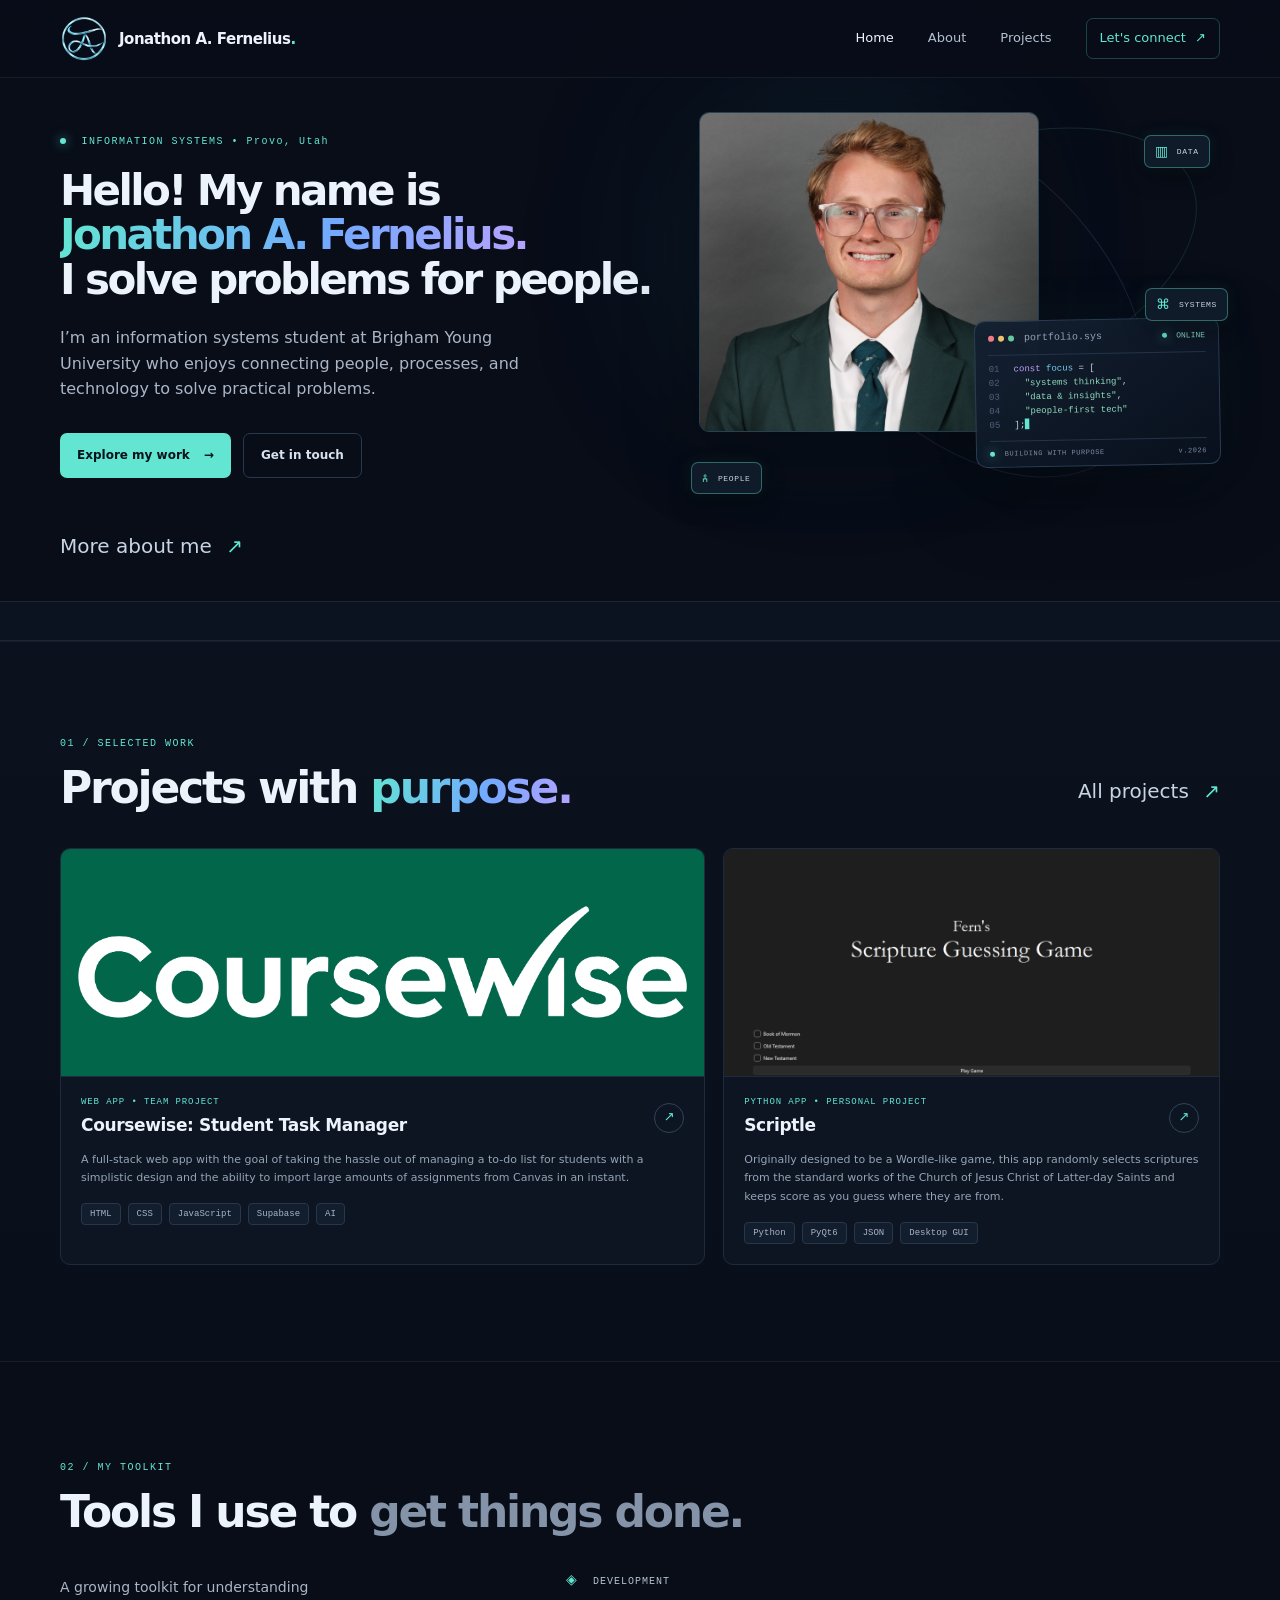
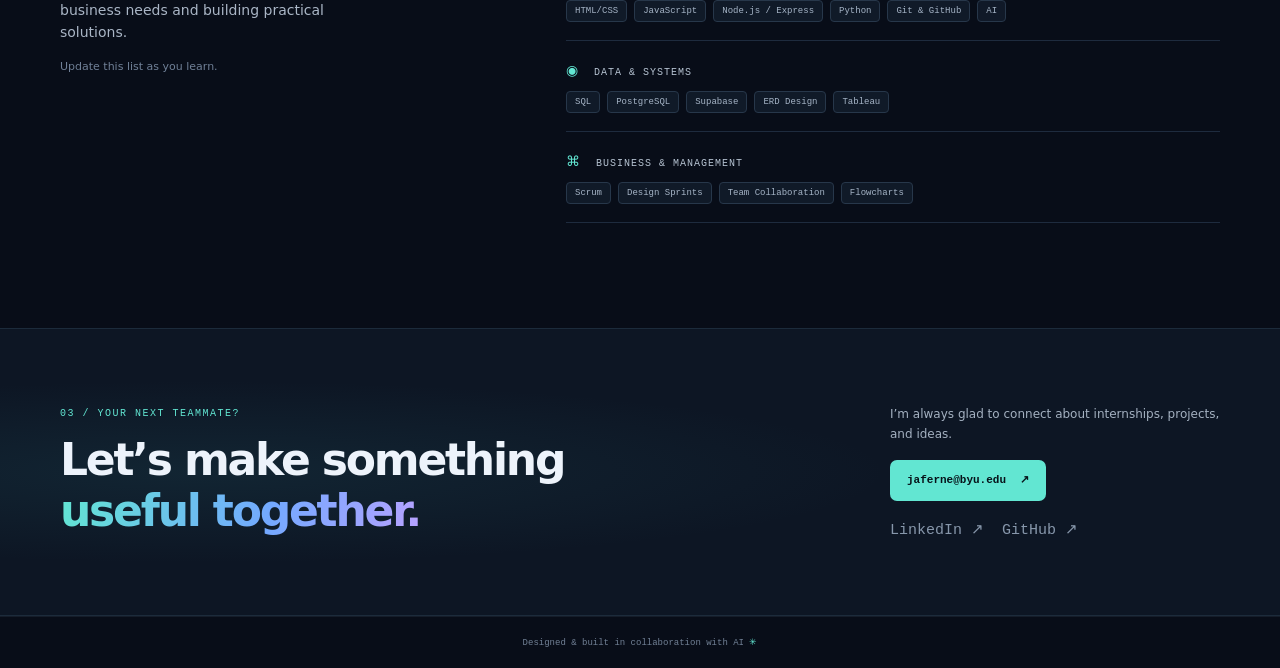
<file: index.html>
<!doctype html>
<html lang="en">
  <head>
    <meta charset="utf-8">
    <meta name="viewport" content="width=device-width, initial-scale=1">
    <meta name="description" content="Information systems portfolio — projects, skills, and experience.">
    <meta name="theme-color" content="#080d18">
    <title>Jonathon A. Fernelius | Information Systems</title>
    <link rel="stylesheet" href="styles/style.css">
    <script src="scripts/main.js" defer>
    </script>
    <link rel="icon" href="images/jaf-logo.png">
  </head>
  <body>
    <a class="skip-link" href="#main">Skip to content</a>
    <!-- Shared brand and navigation links for the site. -->
    <header class="site-header">
      <div class="container nav-wrap">
        <!-- Logo and name -->
        <a class="brand" href="index.html" aria-label="Jonathon A. Fernelius home">
          <span class="brand-mark">
            <img src="images/jaf-logo.png" alt="jaf">
          </span>
          <span class="brand-name">Jonathon A. Fernelius<span class="brand-dot">.</span></span>
        </a>
        <!-- Navigation bar -->
        <button class="menu-toggle" type="button" aria-expanded="false" aria-controls="primary-nav">
          <span></span>
          <span></span>
          <span class="sr-only">Toggle navigation</span>
        </button>
        <nav id="primary-nav" class="primary-nav" aria-label="Main navigation">
          <a class="active" href="index.html">Home</a>
          <a href="pages/about.html">About</a>
          <a href="pages/projects.html">Projects</a>
          <a class="nav-contact" href="#contact">Let's connect <span aria-hidden="true">↗</span></a>
        </nav>
      </div>
    </header>
    <main id="main">
      <!-- First impression: introduction, portrait, and primary links. -->
      <section class="hero hero-compact container">
        <div class="hero-copy">
          <p class="eyebrow">
            <span class="status-pulse"></span> INFORMATION SYSTEMS • Provo, Utah
          </p>
          <!-- Name and intro -->
          <h1>
            Hello! My name is <br><span class="gradient-text">Jonathon A. Fernelius.</span><br>I solve problems for people.
          </h1>
          <p class="hero-intro">
            I’m an information systems student at Brigham Young University who enjoys connecting people, processes, and technology to solve practical problems.
          </p>
          <div class="hero-actions">
            <a class="button button-primary" href="pages/projects.html">Explore my work <span aria-hidden="true">→</span></a><a class="button button-quiet" href="#contact">Get in touch</a>
          </div>
        </div>
        <div class="hero-visual hero-visual-feature" aria-label="Portrait with a code card showing my areas of focus">
          <!-- Picture in hero -->
          <figure class="intro-photo">
            <img src="images/professional-picture.jpg" alt="Portrait of Jonathon A. Fernelius">
          </figure>
          <div class="orbit orbit-one">
          </div>
          <div class="orbit orbit-two">
          </div>
          <!-- Code card in hero -->
          <div class="core-card">
            <div class="core-top">
              <span class="window-dots"><i></i><i></i><i></i></span><span class="mono-label">portfolio.sys</span><span class="online"><i></i> ONLINE</span>
            </div>
            <div class="code-lines" aria-hidden="true">
              <p>
                <span class="line-no">01</span><span class="code-key">const</span> <span class="code-var">focus</span> = [
              </p>
              <p>
                <span class="line-no">02</span>&nbsp;&nbsp;<span class="code-string">"systems thinking"</span>,
              </p>
              <p>
                <span class="line-no">03</span>&nbsp;&nbsp;<span class="code-string">"data &amp; insights"</span>,
              </p>
              <p>
                <span class="line-no">04</span>&nbsp;&nbsp;<span class="code-string">"people-first tech"</span>
              </p>
              <p>
                <span class="line-no">05</span>];<span class="cursor">▋</span>
              </p>
            </div>
            <div class="core-footer">
              <span><span class="signal"></span> BUILDING WITH PURPOSE</span><span>v.2026</span>
            </div>
          </div>
          <!-- Float tags in hero -->
          <span class="float-tag tag-data"><span>▥</span> DATA</span><span class="float-tag tag-people"><span>𐩮</span> PEOPLE</span><span class="float-tag tag-systems"><span>⌘</span> SYSTEMS</span>
        </div>
        <!-- Link to about me page -->
        <a class="text-link" href="pages/about.html">
        More about me <span>↗</span>
      </a>
      </section>
      <section class="ticker" style="height: 40px;">
      </section>
      <!-- A short preview of the featured projects. -->
      <section class="section projects-section" id="featured-work">
        <div class="container">
          <div class="section-heading">
            <div>
              <p class="eyebrow">
                01 / SELECTED WORK
              </p>
              <h2>
                Projects with <span class="gradient-text">purpose.</span>
              </h2>
            </div>
            <a class="text-link" href="pages/projects.html">All projects <span>↗</span></a>
          </div>
          <div class="project-grid">
            <!-- Project cards -->
            <article class="project-card project-primary">
              <div class="project-art art-dashboard tidy-art">
                <img src="images/Tidy-picture.png" alt="Coursewise app picture">
              </div>
              <div class="project-info">
                <div class="project-title-row">
                  <div>
                    <p class="project-type">
                      WEB APP • TEAM PROJECT
                    </p>
                    <h3>
                      Coursewise: Student Task Manager
                    </h3>
                  </div>
                  <a class="circle-link" href="pages/projects.html" aria-label="Read project details">↗</a>
                </div>
                <p>
                  A full-stack web app with the goal of taking the hassle out of managing a to-do list for students with a simplistic design and the ability to import large amounts of assignments from Canvas in an instant.
                </p>
                <div class="tag-list">
                  <span>HTML</span><span>CSS</span><span>JavaScript</span><span>Supabase</span><span>AI</span>
                </div>
              </div>
            </article>
            <article class="project-card">
              <div class="project-art art-dashboard scriptle-art">
                <img src="images/Scriptle-picture.png" alt="Scriptle app picture">
              </div>
              <div class="project-info">
                <div class="project-title-row">
                  <div>
                    <p class="project-type">
                      PYTHON APP • PERSONAL PROJECT
                    </p>
                    <h3>
                      Scriptle
                    </h3>
                  </div>
                  <a class="circle-link" href="pages/projects.html" aria-label="Read project details">↗</a>
                </div>
                <p>
                  Originally designed to be a Wordle-like game, this app randomly selects scriptures from the standard works of the Church of Jesus Christ of Latter-day Saints and keeps score as you guess where they are from.
                </p>
                <div class="tag-list">
                  <span>Python</span><span>PyQt6</span><span>JSON</span><span>Desktop GUI</span>
                </div>
              </div>
            </article>
          </div>
        </div>
      </section>
      <!-- Skills are grouped by the kind of work they support. -->
      <section class="section container skills-section">
        <div class="section-heading">
          <div>
            <p class="eyebrow">
              02 / MY TOOLKIT
            </p>
            <h2>
              Tools I use to <span class="muted-heading">get things done.</span>
            </h2>
          </div>
        </div>
        <div class="skills-layout">
          <p class="skills-note">
            A growing toolkit for understanding business needs and building practical solutions. <span>Update this list as you learn.</span>
          </p>
          <div class="skills-groups">
            <div class="skill-group">
              <h3>
                <span>◈</span> DEVELOPMENT
              </h3>
              <div class="tag-list">
                <span>HTML/CSS</span><span>JavaScript</span><span>Node.js / Express</span><span>Python</span><span>Git &amp; GitHub</span><span>AI</span>
              </div>
            </div>
            <div class="skill-group">
              <h3>
                <span>◉</span> DATA &amp; SYSTEMS
              </h3>
              <div class="tag-list">
                <span>SQL</span><span>PostgreSQL</span><span>Supabase</span><span>ERD Design</span><span>Tableau</span>
              </div>
            </div>
            <div class="skill-group">
              <h3>
                <span>⌘</span> BUSINESS &amp; MANAGEMENT
              </h3>
              <div class="tag-list">
                <span>Scrum</span><span>Design Sprints</span><span>Team Collaboration</span><span>Flowcharts</span>
              </div>
            </div>
          </div>
        </div>
      </section>
      <!-- Email and profile links provide a clear way to get in touch. -->
      <section class="contact-band" id="contact">
        <div class="container contact-inner">
          <div>
            <p class="eyebrow">
              03 / YOUR NEXT TEAMMATE?
            </p>
            <h2>
              Let’s make something<br><span class="gradient-text">useful together.</span>
            </h2>
          </div>
          <div class="contact-cta">
            <p>
              I’m always glad to connect about internships, projects, and ideas.
            </p>
            <!-- EDIT: Add your real email and profile URLs. -->
            <a class="button button-primary" href="mailto:jaferne@byu.edu">jaferne@byu.edu <span>↗</span></a>
            <div class="social-links">
              <a href="https://www.linkedin.com/in/jonathonfernelius/" target="_blank" rel="noreferrer">LinkedIn ↗</a><a href="https://github.com/jonathonfernelius" target="_blank" rel="noreferrer">GitHub ↗</a>
            </div>
          </div>
        </div>
      </section>
    </main>
    <!-- Footer -->
    <footer class="site-footer">
      <div class="container footer-inner">
        <p>
          Designed &amp; built in collaboration with AI <span>✳</span>
        </p>
      </div>
    </footer>
  </body>
</html>
</file>
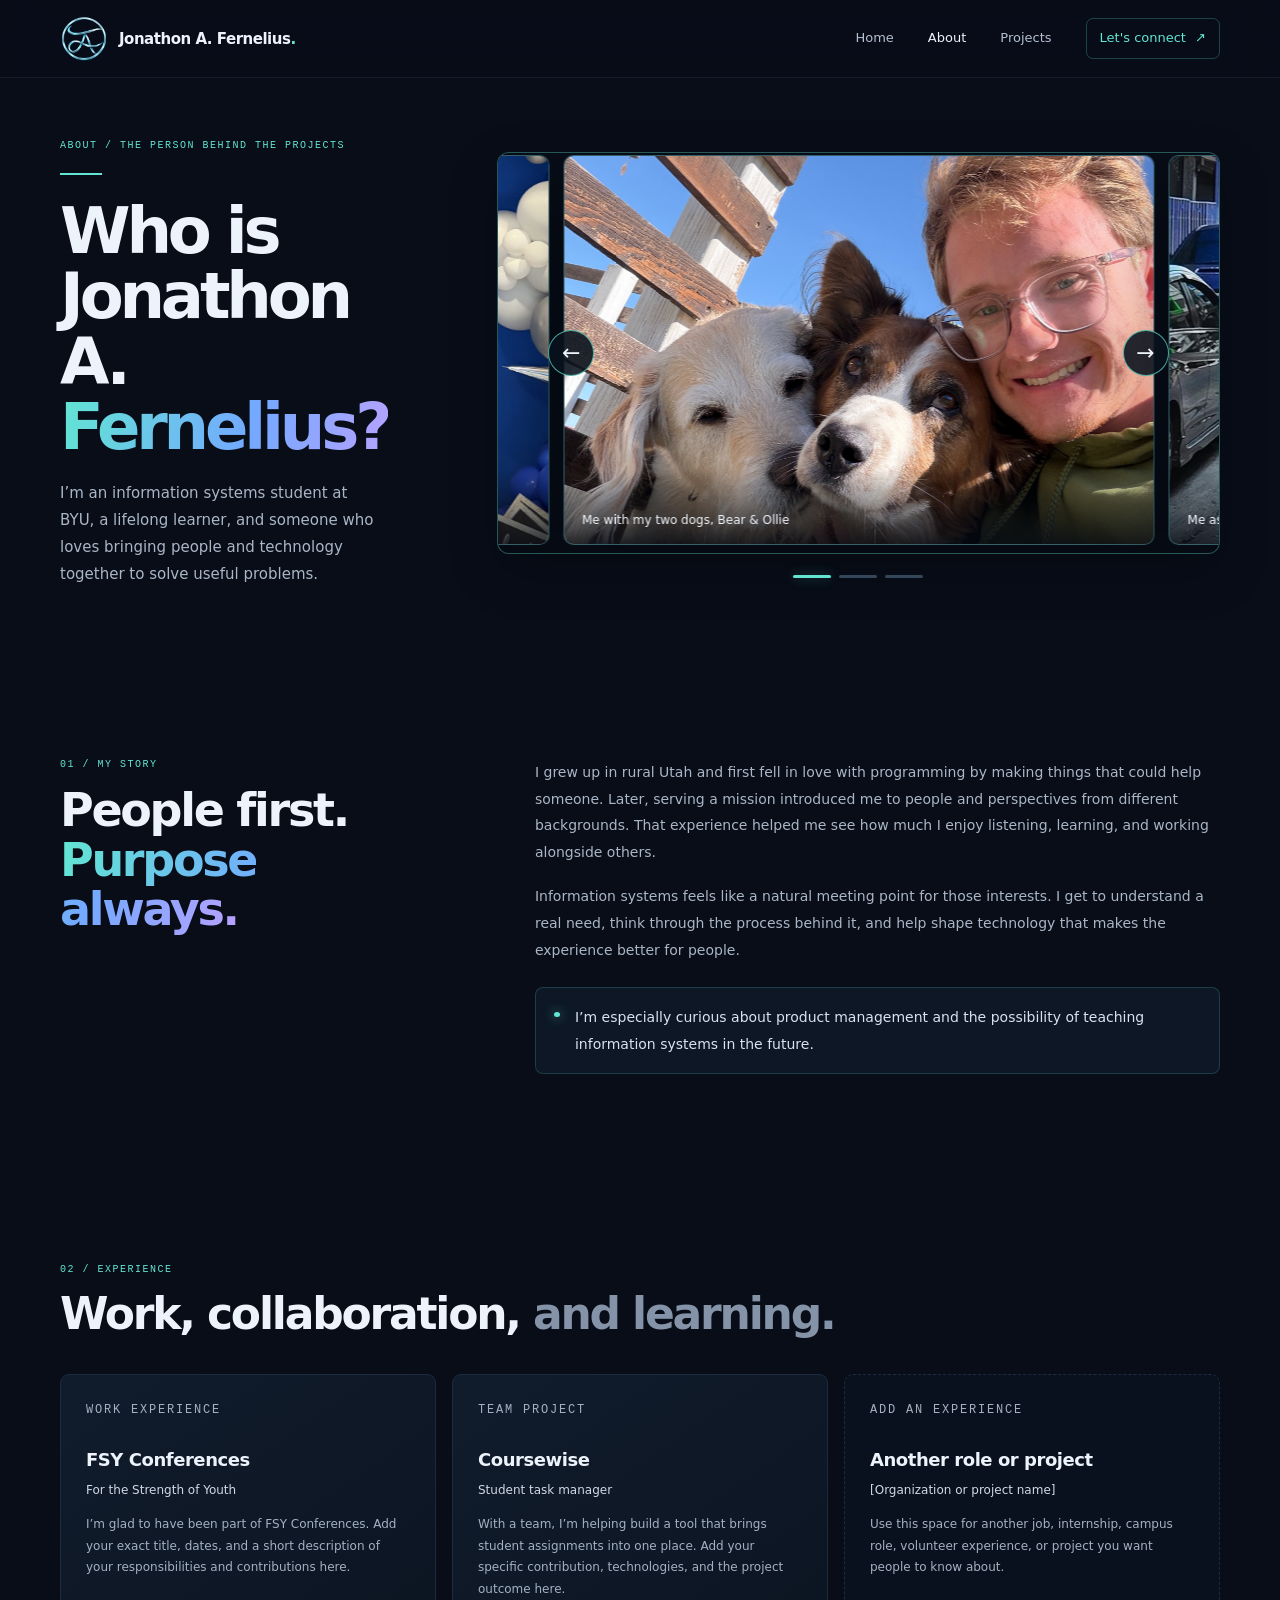
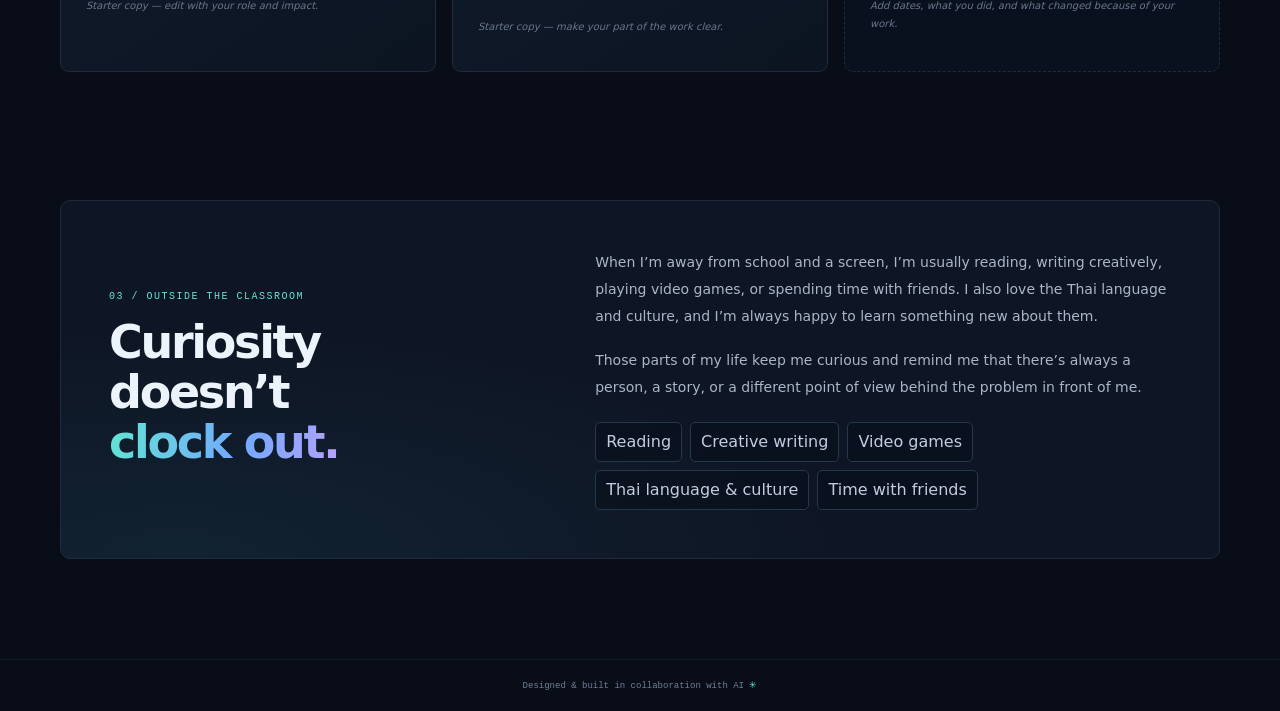
<file: pages/about.html>
<!doctype html>
<html lang="en">
  <head>
    <meta charset="utf-8">
    <meta name="viewport" content="width=device-width, initial-scale=1">
    <meta name="theme-color" content="#080d18">
    <meta name="description" content="Meet Jonathon A. Fernelius: an information systems student, lifelong learner, and people-first problem solver.">
    <title>About | Jonathon A. Fernelius</title>
    <link rel="stylesheet" href="../styles/style.css">
    <script src="../scripts/main.js" defer>
    </script>
    <link rel="icon" href="../images/jaf-logo.png">
  </head>
  <body>
    <a class="skip-link" href="#main">Skip to content</a>
    <!-- Shared site header with links to the main portfolio pages. -->
    <header class="site-header">
      <div class="container nav-wrap">
        <!-- Logo and name -->
        <a class="brand" href="../index.html" aria-label="Jonathon A. Fernelius home">
          <span class="brand-mark">
            <img src="../images/jaf-logo.png" alt="jaf">
          </span>
          <span class="brand-name">Jonathon A. Fernelius<span class="brand-dot">.</span></span>
        </a>
        <!-- Navigation bar -->
        <button class="menu-toggle" type="button" aria-expanded="false" aria-controls="primary-nav">
          <span></span>
          <span></span>
          <span class="sr-only">Toggle navigation</span>
        </button>
        <nav id="primary-nav" class="primary-nav" aria-label="Main navigation">
          <a href="../index.html">Home</a>
          <a class="active" href="about.html">About</a>
          <a href="projects.html">Projects</a>
          <a class="nav-contact" href="../index.html#contact">Let's connect <span aria-hidden="true">↗</span></a>
        </nav>
      </div>
    </header>
    <main id="main">
      <!-- Lead with a short personal introduction and a browsable photo carousel. -->
      <section class="about-page-hero">
        <div class="container about-hero-layout">
          <div class="about-hero-copy">
            <p class="eyebrow">ABOUT / THE PERSON BEHIND THE PROJECTS</p>
            <span class="about-accent-line" aria-hidden="true"></span>
            <h1>Who is<br>Jonathon A.<br><span class="gradient-text">Fernelius?</span></h1>
            <p class="about-lede">I’m an information systems student at BYU, a lifelong learner, and someone who loves bringing people and technology together to solve useful problems.</p>
          </div>

          <!-- Picture carousel -->
          <div class="about-photo-carousel" data-photo-carousel aria-label="Photo carousel">
            <div class="about-photo-track" data-photo-track tabindex="0" aria-label="Photos of Jonathon. Use the arrow keys to browse.">
              <div class="about-photo-rail" data-photo-rail>
                <figure class="about-photo-slide">
                  <img src="../images/jon-and-dogs.jpeg" alt="Jonathon & his dogs">
                  <figcaption>Me with my two dogs, Bear & Ollie</figcaption>
                </figure>
                <figure class="about-photo-slide photo-slot">
                  <img src="../images/mission-thailand.jpeg" alt="Jonathon as a missionary">
                  <figcaption>Me as a missionary in Thailand</figcaption>
                </figure>
                <figure class="about-photo-slide photo-slot">
                  <img src="../images/orientation-pose.jpeg" alt="Jonathon at orientation">
                  <figcaption>Me at the orientation for the Information Systems major</figcaption>
                </figure>
              </div>
              <button class="photo-arrow photo-arrow-prev" type="button" data-photo-prev aria-label="Show previous photo">←</button>
              <button class="photo-arrow photo-arrow-next" type="button" data-photo-next aria-label="Show next photo">→</button>
            </div>
            <div class="about-photo-meta">
              <div class="photo-pagination" data-photo-pagination role="group" aria-label="Choose a photo"></div>
            </div>
          </div>
        </div>
      </section>

      <!-- A short origin story explains the people-first motivation behind the work. -->
      <section class="section container about-story-section">
        <div class="about-section-heading">
          <p class="eyebrow">01 / MY STORY</p>
          <h2>People first.<br><span class="gradient-text">Purpose always.</span></h2>
        </div>
        <div class="about-story-copy">
          <p>I grew up in rural Utah and first fell in love with programming by making things that could help someone. Later, serving a mission introduced me to people and perspectives from different backgrounds. That experience helped me see how much I enjoy listening, learning, and working alongside others.</p>
          <p>Information systems feels like a natural meeting point for those interests. I get to understand a real need, think through the process behind it, and help shape technology that makes the experience better for people.</p>
          <p class="about-direction"><span class="signal"></span> I’m especially curious about product management and the possibility of teaching information systems in the future.</p>
        </div>
      </section>

      <!-- Experience cards keep the work section easy to scan and update. -->
      <section class="section about-experience-section">
        <div class="container">
          <div class="section-heading">
            <div>
              <p class="eyebrow">02 / EXPERIENCE</p>
              <h2>Work, collaboration, <span class="muted-heading">and learning.</span></h2>
            </div>
          </div>
          <div class="about-experience-grid">
            <article class="content-card about-experience-card">
              <p class="eyebrow">WORK EXPERIENCE</p>
              <h3>FSY Conferences</h3>
              <p class="experience-card-subtitle">For the Strength of Youth</p>
              <p>I’m glad to have been part of FSY Conferences. Add your exact title, dates, and a short description of your responsibilities and contributions here.</p>
              <p class="experience-card-note">Starter copy — edit with your role and impact.</p>
            </article>

            <article class="content-card about-experience-card">
              <p class="eyebrow">TEAM PROJECT</p>
              <h3>Coursewise</h3>
              <p class="experience-card-subtitle">Student task manager</p>
              <p>With a team, I’m helping build a tool that brings student assignments into one place. Add your specific contribution, technologies, and the project outcome here.</p>
              <p class="experience-card-note">Starter copy — make your part of the work clear.</p>
            </article>

            <article class="content-card about-experience-card experience-placeholder-card">
              <p class="eyebrow">ADD AN EXPERIENCE</p>
              <h3>Another role or project</h3>
              <p class="experience-card-subtitle">[Organization or project name]</p>
              <p>Use this space for another job, internship, campus role, volunteer experience, or project you want people to know about.</p>
              <p class="experience-card-note">Add dates, what you did, and what changed because of your work.</p>
            </article>
          </div>
        </div>
      </section>

      <!-- Personal interests show the person behind the academic and technical work. -->
      <section class="section container about-personal-section">
        <div class="about-personal-card">
          <div class="about-personal-heading">
            <p class="eyebrow">03 / OUTSIDE THE CLASSROOM</p>
            <h2>Curiosity doesn’t<br><span class="gradient-text">clock out.</span></h2>
          </div>
          <div class="about-personal-copy">
            <p>When I’m away from school and a screen, I’m usually reading, writing creatively, playing video games, or spending time with friends. I also love the Thai language and culture, and I’m always happy to learn something new about them.</p>
            <p>Those parts of my life keep me curious and remind me that there’s always a person, a story, or a different point of view behind the problem in front of me.</p>
            <div class="about-interest-list" aria-label="Personal interests">
              <span>Reading</span><span>Creative writing</span><span>Video games</span><span>Thai language &amp; culture</span><span>Time with friends</span>
            </div>
          </div>
        </div>
      </section>
    </main>

    <!-- Footer -->
    <footer class="site-footer">
      <div class="container footer-inner">
        <p>
          Designed &amp; built in collaboration with AI <span>✳</span>
        </p>
      </div>
    </footer>
  </body>
</html>
</file>
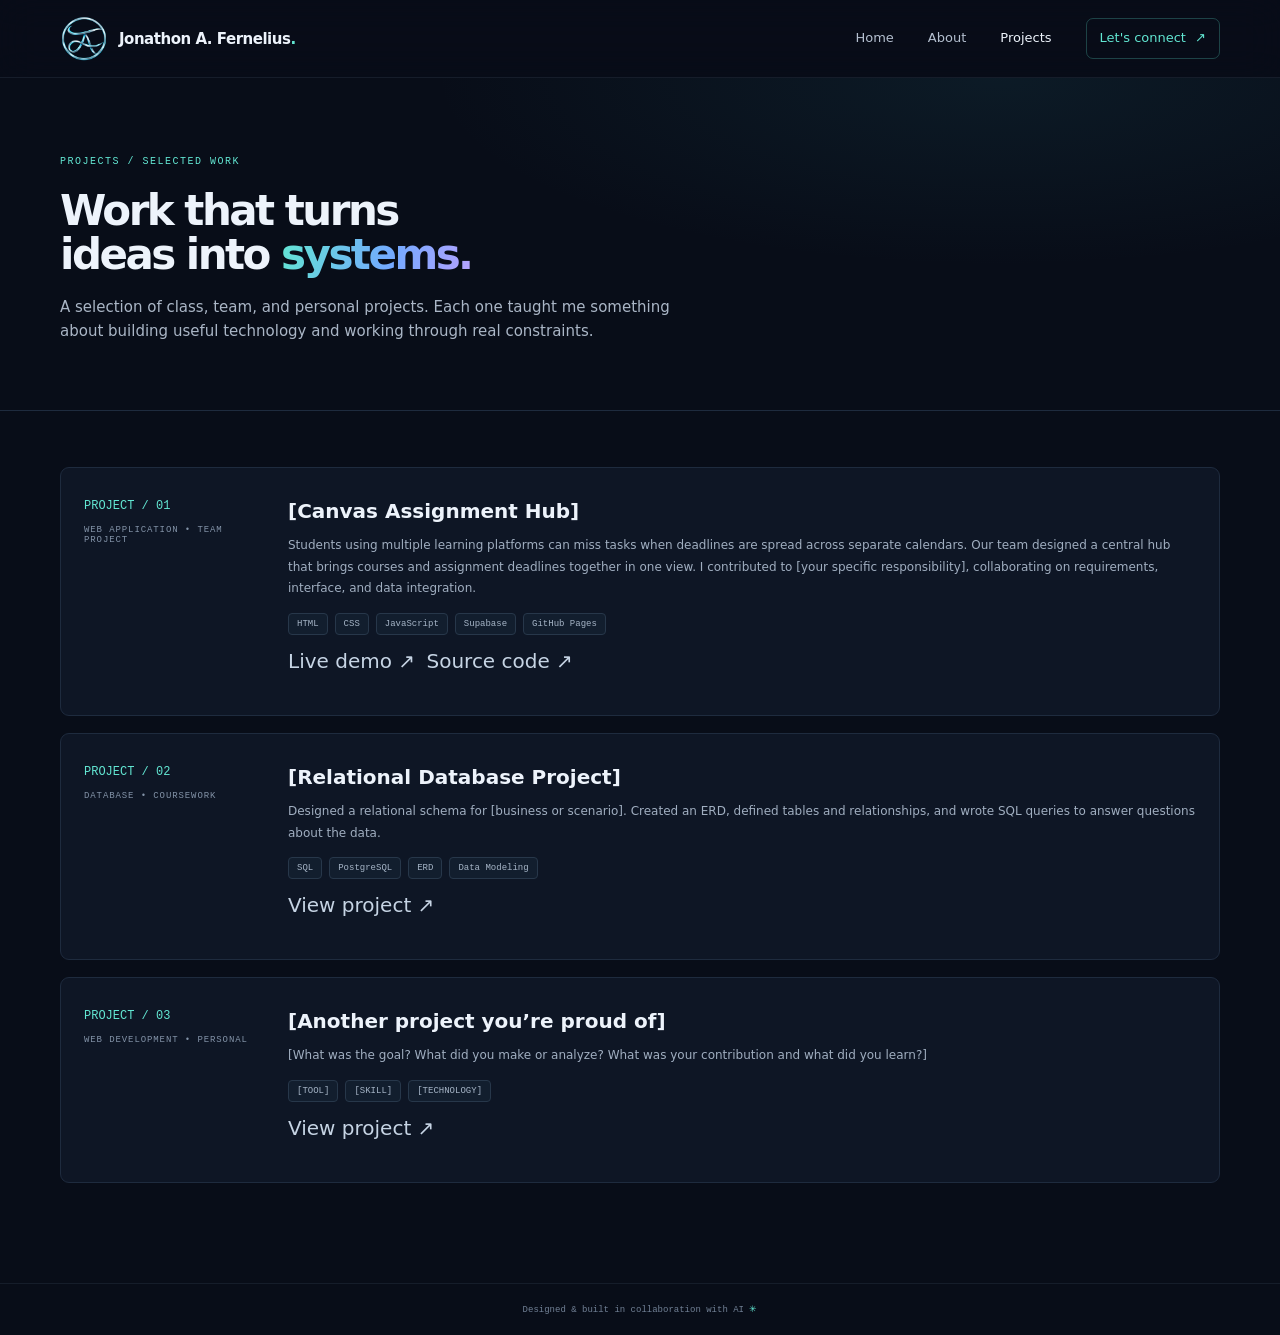
<file: pages/projects.html>
<!doctype html>
<html lang="en">
  <head>
    <meta charset="utf-8">
    <meta name="viewport" content="width=device-width, initial-scale=1">
    <meta name="theme-color" content="#080d18">
    <meta name="description" content="Selected information systems projects by Your Name. — EDIT">
    <title>Projects | Your Name</title>
    <link rel="stylesheet" href="../styles/style.css">
    <script src="../scripts/main.js" defer>
    </script>
    <link rel="icon" href="../images/jaf-logo.png">
  </head>
  <body>
    <a class="skip-link" href="#main">Skip to content</a>
    <!-- Shared site header with links to the main portfolio pages. -->
    <header class="site-header">
      <div class="container nav-wrap">
        <!-- Logo and name -->
        <a class="brand" href="../index.html" aria-label="Jonathon A. Fernelius home">
          <span class="brand-mark">
            <img src="../images/jaf-logo.png" alt="jaf">
          </span>
          <span class="brand-name">Jonathon A. Fernelius<span class="brand-dot">.</span></span>
        </a>
        <!-- Navigation bar -->
        <button class="menu-toggle" type="button" aria-expanded="false" aria-controls="primary-nav">
          <span></span>
          <span></span>
          <span class="sr-only">Toggle navigation</span>
        </button>
        <nav id="primary-nav" class="primary-nav" aria-label="Main navigation">
          <a href="../index.html">Home</a>
          <a href="about.html">About</a>
          <a class="active" href="projects.html">Projects</a>
          <a class="nav-contact" href="../index.html#contact">Let's connect <span aria-hidden="true">↗</span></a>
        </nav>
      </div>
    </header>
    <main id="main">
      <!-- Page title and summary introduce the selected work. -->
      <section class="page-hero">
        <div class="container">
          <p class="eyebrow">
            PROJECTS / SELECTED WORK
          </p>
          <h1>
            Work that turns<br>ideas into <span class="gradient-text">systems.</span>
          </h1>
          <p>
            <!-- EDIT: Explain the kinds of projects you want recruiters to notice. -->
            A selection of class, team, and personal projects. Each one taught me something about building useful technology and working through real constraints.
          </p>
        </div>
      </section>
      <!-- Each project card summarizes its problem, contribution, and tools. -->
      <section class="page-content container">
        <div class="project-list">
          <!-- EDIT: Duplicate this project-detail block to add projects. Include the problem, your contribution, outcome, technologies, and working demo/repository links. -->
          <article class="project-detail">
            <div>
              <span class="project-number">PROJECT / 01</span>
              <p class="label">
                WEB APPLICATION • TEAM PROJECT
              </p>
            </div>
            <div>
              <h2>
                [Canvas Assignment Hub]
              </h2>
              <p>
                <!-- EDIT: Describe the user problem, your role, and the result. -->
                Students using multiple learning platforms can miss tasks when deadlines are spread across separate calendars. Our team designed a central hub that brings courses and assignment deadlines together in one view. I contributed to [your specific responsibility], collaborating on requirements, interface, and data integration.
              </p>
              <div class="tag-list">
                <span>HTML</span><span>CSS</span><span>JavaScript</span><span>Supabase</span><span>GitHub Pages</span>
              </div>
              <p>
                <a class="text-link" href="[ADD LIVE DEMO URL]">Live demo ↗</a> &nbsp; <a class="text-link" href="[ADD REPOSITORY URL]">Source code ↗</a>
              </p>
            </div>
          </article>
          <article class="project-detail">
            <div>
              <span class="project-number">PROJECT / 02</span>
              <p class="label">
                DATABASE • COURSEWORK
              </p>
            </div>
            <div>
              <h2>
                [Relational Database Project]
              </h2>
              <p>
                <!-- EDIT: State what data the database organizes and an interesting query or design decision. -->
                Designed a relational schema for [business or scenario]. Created an ERD, defined tables and relationships, and wrote SQL queries to answer questions about the data.
              </p>
              <div class="tag-list">
                <span>SQL</span><span>PostgreSQL</span><span>ERD</span><span>Data Modeling</span>
              </div>
              <p>
                <a class="text-link" href="[ADD PROJECT LINK]">View project ↗</a>
              </p>
            </div>
          </article>
          <article class="project-detail">
            <div>
              <span class="project-number">PROJECT / 03</span>
              <p class="label">
                WEB DEVELOPMENT • PERSONAL
              </p>
            </div>
            <div>
              <h2>
                [Another project you’re proud of]
              </h2>
              <p>
                <!-- EDIT: Add a personal project, process improvement, case study, or class assignment. -->
                [What was the goal? What did you make or analyze? What was your contribution and what did you learn?]
              </p>
              <div class="tag-list">
                <span>[TOOL]</span><span>[SKILL]</span><span>[TECHNOLOGY]</span>
              </div>
              <p>
                <a class="text-link" href="[ADD PROJECT LINK]">View project ↗</a>
              </p>
            </div>
          </article>
        </div>
      </section>
    </main>
    <!-- Footer -->
    <footer class="site-footer">
      <div class="container footer-inner">
        <p>
          Designed &amp; built in collaboration with AI <span>✳</span>
        </p>
      </div>
    </footer>
  </body>
</html>
</file>
<file: styles/style.css>
/*
YOUR PORTFOLIO STYLES
EDIT: Change the design tokens below to quickly customize the colors and spacing.
*/
:root {
  color-scheme: dark;
  --bg: #080d18;
  --surface: #0e1625;
  --surface-2: #111c2d;
  --line: #1e2b3e;
  --text: #edf3fb;
  --muted: #a2aec0;
  --dim: #68778c;
  --cyan: #62e6d2;
  --blue: #73a9ff;
  --purple: #b7a2ff;
  --mono: "SFMono-Regular", Consolas, "Liberation Mono", monospace;
  --sans: Inter, ui-sans-serif, system-ui, -apple-system, BlinkMacSystemFont, "Segoe UI", sans-serif;
  --max: 1160px;
}

/* Establish consistent sizing and a small set of accessible global defaults. */
* {
  box-sizing: border-box;
}

html {
  scroll-behavior: smooth;
  scroll-padding-top: 90px;
}

body {
  margin: 0;
  background: var(--bg);
  color: var(--text);
  font-family: var(--sans);
  line-height: 1.6;
  -webkit-font-smoothing: antialiased;
}

a {
  color: inherit;
  text-decoration: none;
}

button {
  font: inherit;
}

/* Shared page width, keyboard helpers, and screen-reader-only content. */
.container {
  width: min(var(--max), calc(100% - 48px));
  margin-inline: auto;
}

.skip-link {
  position: absolute;
  top: -60px;
  left: 16px;
  padding: 10px 14px;
  background: var(--cyan);
  color: #061018;
  z-index: 100;
}

.skip-link:focus {
  top: 12px;
}

.sr-only {
  position: absolute;
  width: 1px;
  height: 1px;
  padding: 0;
  margin: -1px;
  overflow: hidden;
  clip: rect(0, 0, 0, 0);
  white-space: nowrap;
  border: 0;
}

/* Sticky brand and navigation shared by all three pages. */
.site-header {
  height: 78px;
  border-bottom: 1px solid rgba(156, 178, 203, .1);
  position: sticky;
  top: 0;
  z-index: 20;
  background: rgba(8, 13, 24, .88);
  backdrop-filter: blur(18px);
}

.nav-wrap,
.primary-nav,
.brand {
  display: flex;
  align-items: center;
}

.nav-wrap {
  height: 100%;
  justify-content: space-between;
}

.brand {
  gap: 11px;
  font-weight: 700;
  letter-spacing: -.03em;
}

.brand-mark img {
  display: block;
  width: 48px;
  height: 48px;
  object-fit: contain;
  flex: 0 0 34px;
  overflow: hidden;
  display: grid;
  place-items: center;
}

.brand-name {
  font-size: 15px;
}

.brand-dot {
  color: var(--cyan);
}

.primary-nav {
  gap: 34px;
  color: #b5c0d0;
  font-size: 13px;
}

.primary-nav a {
  transition: color .2s;
}

.primary-nav a:hover,
.primary-nav a.active {
  color: var(--text);
}

.primary-nav .nav-contact {
  color: var(--cyan);
  padding: 9px 13px;
  border: 1px solid rgba(98, 230, 210, .25);
  border-radius: 7px;
}

.nav-contact span {
  padding-left: 5px;
}

.menu-toggle {
  display: none;
  background: none;
  border: 0;
  color: var(--text);
}

/* Home page introduction, actions, and portrait/code-card composition. */
.hero {
  min-height: 0px;
  padding-top: 82px;
  padding-bottom: 74px;
  display: grid;
  grid-template-columns: 1.08fr .92fr;
  align-items: center;
  gap: 28px;
}

.eyebrow {
  font: 500 10px var(--mono);
  letter-spacing: .15em;
  color: var(--cyan);
  margin: 0 0 22px;
}

.status-pulse,
.online i,
.signal {
  display: inline-block;
  width: 6px;
  height: 6px;
  border-radius: 50%;
  background: var(--cyan);
  box-shadow: 0 0 11px rgba(98, 230, 210, .75);
  vertical-align: middle;
}

.status-pulse {
  margin-right: 8px;
}

.hero h1 {
  font-size: clamp(42px, 5.5vw, 40px);
  line-height: 1.06;
  letter-spacing: -.062em;
  margin: 0 0 23px;
  font-weight: 650;
}

.gradient-text {
  background: linear-gradient(105deg, var(--cyan), var(--blue) 58%, var(--purple));
  background-clip: text;
  -webkit-background-clip: text;
  color: transparent;
}

.muted-heading {
  color: #8493a8;
}

.hero-intro {
  max-width: 515px;
  font-size: 16px;
  color: #aab6c7;
  margin: 0;
}

.hero-actions {
  display: flex;
  gap: 12px;
  margin-top: 31px;
}

.button {
  display: inline-flex;
  align-items: center;
  gap: 14px;
  padding: 12px 17px;
  border-radius: 7px;
  font-size: 12px;
  font-weight: 650;
  transition: transform .2s, background .2s;
}

.button:hover {
  transform: translateY(-2px);
}

.button-primary {
  background: var(--cyan);
  color: #07131a;
}

.button-primary:hover {
  background: #8bf2e3;
}

.button-quiet {
  color: #d7e1ef;
  border: 1px solid #28384e;
}

.hero-meta {
  display: flex;
  align-items: center;
  gap: 12px;
  color: #8290a3;
  font: 10px var(--mono);
  margin-top: 36px;
}

.hero-meta b {
  color: #c8d2e0;
  font-weight: 500;
}

.meta-icon {
  font-style: normal;
  color: var(--cyan);
  font-size: 17px;
  margin-right: 5px;
}

.meta-separator {
  color: #3c4b60;
}

.hero-visual {
  height: 420px;
  position: relative;
  display: grid;
  place-items: center;
  isolation: isolate;
}

.visual-grid {
  position: absolute;
  inset: 10% 2%;
  z-index: -2;
  background-image: linear-gradient(rgba(82, 131, 160, .1) 1px, transparent 1px), linear-gradient(90deg, rgba(82, 131, 160, .1) 1px, transparent 1px);
  background-size: 32px 32px;
  mask-image: radial-gradient(ellipse, black 20%, transparent 75%);
}

.hero-visual:before {
  content: "";
  position: absolute;
  width: 270px;
  height: 270px;
  background: rgba(33, 108, 143, .22);
  filter: blur(90px);
  border-radius: 50%;
  z-index: -1;
}

.orbit {
  position: absolute;
  border: 1px solid rgba(97, 192, 201, .15);
  border-radius: 50%;
  transform: rotate(-22deg);
}

.orbit-one {
  width: 390px;
  height: 200px;
}

.orbit-two {
  width: 335px;
  height: 280px;
  transform: rotate(45deg);
  border-color: rgba(151, 130, 229, .16);
}

.core-card {
  width: min(390px, 88%);
  min-height: 244px;
  padding: 0 21px;
  border: 1px solid #293c52;
  border-radius: 11px;
  background: linear-gradient(145deg, rgba(19, 32, 49, .97), rgba(9, 16, 29, .96));
  box-shadow: 0 28px 80px rgba(0, 0, 0, .38), 0 0 60px rgba(72, 177, 185, .06);
  transform: rotate(-2deg);
}

.core-top {
  height: 48px;
  display: flex;
  align-items: center;
  border-bottom: 1px solid #243349;
  gap: 10px;
}

.window-dots {
  display: flex;
  gap: 4px;
}

.window-dots i,
.mini-head i {
  width: 6px;
  height: 6px;
  background: #36485c;
  border-radius: 50%;
}

.window-dots i:first-child {
  background: #ed7b80;
}

.window-dots i:nth-child(2) {
  background: #ebc16e;
}

.window-dots i:nth-child(3) {
  background: #65c99e;
}

.mono-label {
  font: 10px var(--mono);
  color: #94a3b7;
}

.online {
  font: 8px var(--mono);
  color: #8ddcc9;
  margin-left: auto;
}

.online i {
  width: 5px;
  height: 5px;
  margin-right: 4px;
}

.code-lines {
  padding: 20px 0 14px;
  color: #c4d2e3;
  font: 12px/1.85 var(--mono);
}

.code-lines p {
  margin: 0;
}

.line-no {
  display: inline-block;
  width: 29px;
  color: #52627a;
}

.code-key {
  color: #bf9cff;
}

.code-var {
  color: #78c9ee;
}

.code-string {
  color: #91dbbd;
}

.cursor {
  color: var(--cyan);
  animation: blink 1s steps(2, start) infinite;
}

@keyframes blink {
  to {
    visibility: hidden;
  }
}

.core-footer {
  height: 37px;
  border-top: 1px solid #243349;
  display: flex;
  align-items: center;
  justify-content: space-between;
  color: #7e8da2;
  font: 8px var(--mono);
  letter-spacing: .08em;
}

.signal {
  width: 5px;
  height: 5px;
  margin-right: 5px;
}

.float-tag {
  position: absolute;
  display: flex;
  gap: 8px;
  align-items: center;
  padding: 9px 12px;
  border: 1px solid #2b3b50;
  background: #101b2a;
  border-radius: 7px;
  box-shadow: 0 9px 26px #050a12;
  color: #c8d5e4;
  font: 9px var(--mono);
  letter-spacing: .08em;
}

.float-tag span {
  font-size: 14px;
  color: var(--cyan);
}

.tag-data {
  top: 68px;
  right: 13px;
}

.tag-people {
  bottom: 67px;
  left: 8px;
}

.tag-systems {
  bottom: 37px;
  right: 30px;
}

/* Scrolling topic strip and reusable section headings and text links. */
.ticker {
  border-block: 1px solid rgba(140, 168, 194, .13);
  overflow: hidden;
  background: #0b1220;
}

.ticker-track {
  display: flex;
  align-items: center;
  justify-content: space-around;
  gap: 32px;
  min-width: 850px;
  padding: 16px 24px;
  color: #8795a8;
  font: 9px var(--mono);
  letter-spacing: .15em;
}

.ticker-track i {
  color: var(--cyan);
  font-style: normal;
  font-size: 13px;
}

.section {
  padding-top: 100px;
  padding-bottom: 100px;
}

.section-heading {
  display: flex;
  justify-content: space-between;
  align-items: end;
  gap: 20px;
  margin-bottom: 34px;
}

.section-heading .eyebrow {
  margin-bottom: 14px;
}

.section-heading h2,
.contact-inner h2 {
  margin: 0;
  font-size: clamp(30px, 4vw, 44px);
  line-height: 1.15;
  letter-spacing: -.05em;
}

.text-link {
  font-size: 20px;
  color: #c6d4e4;
  padding-bottom: 7px;
}

.text-link span {
  color: var(--cyan);
  margin-left: 8px;
}

.snapshot-grid {
  display: grid;
  grid-template-columns: 1.25fr 1fr 1fr 1fr;
  gap: 12px;
}

.snapshot-card {
  position: relative;
  min-height: 190px;
  padding: 23px;
  border: 1px solid var(--line);
  border-radius: 9px;
  background: linear-gradient(145deg, #0e1726, #0a111d);
}

.snapshot-card h3 {
  font-size: 15px;
  letter-spacing: -.02em;
  margin: 36px 0 8px;
}

.snapshot-card p {
  font-size: 12px;
  color: #92a0b3;
  margin: 0;
  line-height: 1.75;
}

.intro-card {
  background: linear-gradient(145deg, rgba(21, 42, 57, .92), rgba(12, 20, 33, .96));
  border-color: #274052;
}

.intro-card h3 {
  margin-top: 20px;
}

.card-icon {
  color: var(--cyan);
  font-size: 20px;
}

.card-index {
  font: 10px var(--mono);
  color: var(--cyan);
}

.projects-section {
  background: linear-gradient(180deg, #0b111d, #090f1a);
  border-block: 1px solid rgba(130, 158, 185, .09);
  padding: 96px 0;
}

.project-grid {
  display: grid;
  grid-template-columns: 1.13fr .87fr;
  gap: 18px;
}

/* Project cards and their decorative dashboard previews. */
.project-card {
  border: 1px solid var(--line);
  border-radius: 10px;
  overflow: hidden;
  background: #0d1523;
}

.project-art {
  height: 228px;
  position: relative;
  display: grid;
  place-items: center;
  overflow: hidden;
  border-bottom: 1px solid var(--line);
}

.art-dashboard {
  background: radial-gradient(ellipse at 50% 40%, rgba(44, 145, 157, .23), transparent 55%), linear-gradient(135deg, #101d2c, #0b1421);
}

.art-dashboard:before,
.art-database:before {
  content: "";
  position: absolute;
  inset: 0;
  background-image: linear-gradient(rgba(110, 156, 174, .06) 1px, transparent 1px), linear-gradient(90deg, rgba(110, 156, 174, .06) 1px, transparent 1px);
  background-size: 26px 26px;
  mask-image: linear-gradient(transparent, #000);
}

.mini-window {
  position: relative;
  width: 67%;
  height: 158px;
  border: 1px solid #365268;
  border-radius: 7px;
  background: #101b29;
  box-shadow: 0 20px 60px #03070d;
  transform: perspective(500px) rotateY(-8deg) rotateX(3deg);
}

.mini-head {
  height: 22px;
  display: flex;
  align-items: center;
  gap: 4px;
  padding: 0 9px;
  border-bottom: 1px solid #26394c;
}

.mini-head i {
  width: 5px;
  height: 5px;
}

.mini-head span {
  font: 6px var(--mono);
  color: #8898ad;
  margin: auto;
}

.mini-content {
  display: flex;
  height: 136px;
}

.mini-sidebar {
  width: 25px;
  border-right: 1px solid #28394b;
  background: linear-gradient(#1b2b3b 5px, transparent 5px) 7px 12px/10px 14px repeat-y;
}

.mini-main {
  padding: 12px 13px;
  flex: 1;
}

.mini-title {
  height: 7px;
  width: 80px;
  background: #c0d1e1;
  border-radius: 3px;
  opacity: .65;
}

.mini-stat-row {
  display: flex;
  gap: 7px;
  margin: 9px 0;
}

.mini-stat-row i {
  height: 23px;
  flex: 1;
  border: 1px solid #2b4357;
  border-radius: 3px;
  background: linear-gradient(135deg, rgba(98, 230, 210, .16), transparent);
}

.mini-chart {
  height: 34px;
  display: flex;
  align-items: end;
  gap: 5px;
  border-bottom: 1px solid #33465a;
}

.mini-chart b {
  flex: 1;
  background: linear-gradient(var(--cyan), #287b8b);
  opacity: .7;
  border-radius: 2px 2px 0 0;
}

.mini-chart b:nth-child(1) {
  height: 35%;
}

.mini-chart b:nth-child(2) {
  height: 60%;
}

.mini-chart b:nth-child(3) {
  height: 45%;
}

.mini-chart b:nth-child(4) {
  height: 82%;
}

.mini-chart b:nth-child(5) {
  height: 59%;
}

.mini-chart b:nth-child(6) {
  height: 91%;
}

.mini-chart b:nth-child(7) {
  height: 68%;
}

.mini-list {
  display: grid;
  gap: 4px;
  margin-top: 8px;
}

.mini-list i {
  height: 3px;
  width: 90%;
  background: #304256;
  border-radius: 3px;
}

.mini-list i:nth-child(2) {
  width: 70%;
}

.mini-list i:nth-child(3) {
  width: 82%;
}

.art-database {
  background: radial-gradient(ellipse at 55% 45%, rgba(118, 95, 186, .24), transparent 57%), linear-gradient(135deg, #15182a, #0d1420);
}

.db-stack {
  position: relative;
  display: flex;
  align-items: center;
  gap: 31px;
}

.db-cylinder {
  width: 85px;
  height: 104px;
  border: 1px solid #957fe0;
  border-radius: 50%/12%;
  background: linear-gradient(90deg, rgba(158, 130, 255, .2), rgba(63, 91, 141, .12));
  display: flex;
  flex-direction: column;
  justify-content: space-around;
  align-items: center;
  position: relative;
  box-shadow: 0 0 37px rgba(153, 126, 255, .11);
}

.db-cylinder:before,
.db-cylinder:after {
  content: "";
  position: absolute;
  left: -1px;
  right: -1px;
  height: 21px;
  border: 1px solid #957fe0;
  border-radius: 50%;
  background: #17172a;
}

.db-cylinder:before {
  top: -1px;
}

.db-cylinder:after {
  bottom: -1px;
  background: transparent;
}

.db-cylinder span {
  font: 7px var(--mono);
  color: #c6b8ff;
  z-index: 1;
  margin-top: 7px;
}

.db-cylinder i {
  height: 1px;
  width: 100%;
  background: rgba(174, 153, 255, .45);
  z-index: 1;
}

.db-connector {
  width: 39px;
  border-top: 1px dashed #8d81c8;
}

.db-node {
  width: 54px;
  height: 54px;
  border: 1px solid #72ccbd;
  border-radius: 12px;
  display: grid;
  place-items: center;
  color: var(--cyan);
  font-size: 17px;
  background: rgba(64, 151, 147, .12);
}

.db-node small {
  font: 6px var(--mono);
  letter-spacing: .1em;
}

.art-label {
  position: absolute;
  bottom: 12px;
  left: 15px;
  color: #74869b;
  font: 8px var(--mono);
  letter-spacing: .13em;
}

.project-info {
  padding: 20px;
}

.project-title-row {
  display: flex;
  justify-content: space-between;
  gap: 10px;
  align-items: center;
}

.project-type {
  font: 9px var(--mono);
  letter-spacing: .1em;
  color: var(--cyan);
  margin: 0 0 5px;
}

.project-info h3 {
  font-size: 17px;
  margin: 0;
  letter-spacing: -.02em;
}

.project-info>p {
  font-size: 11px;
  color: #94a3b5;
  line-height: 1.7;
  margin: 12px 0 15px;
  max-width: 570px;
}

.circle-link {
  display: grid;
  place-items: center;
  flex: 0 0 30px;
  width: 30px;
  height: 30px;
  border: 1px solid #314258;
  border-radius: 50%;
  color: var(--cyan);
  font-size: 13px;
}

.tag-list {
  display: flex;
  flex-wrap: wrap;
  gap: 7px;
}

.tag-list span {
  padding: 5px 8px;
  border: 1px solid #27374a;
  border-radius: 4px;
  color: #a6b5c7;
  font: 9px var(--mono);
  background: rgba(23, 37, 54, .55);
}

.skills-section {
  padding-top: 100px;
  padding-bottom: 105px;
}

.skills-layout {
  display: grid;
  grid-template-columns: .8fr 1.2fr;
  gap: 70px;
}

.skills-note {
  color: #aab6c6;
  max-width: 300px;
  font-size: 14px;
  margin: 5px 0;
}

.skills-note span {
  display: block;
  color: #708097;
  font-size: 11px;
  margin-top: 14px;
}

.skills-groups {
  display: grid;
  gap: 21px;
}

.skill-group {
  padding-bottom: 18px;
  border-bottom: 1px solid var(--line);
}

.skill-group h3 {
  font: 10px var(--mono);
  letter-spacing: .1em;
  color: #b5c2d1;
  margin: 0 0 12px;
}

.skill-group h3 span {
  color: var(--cyan);
  margin-right: 8px;
  font-size: 14px;
}

/* Contact call-to-action and the shared site footer. */
.contact-band {
  padding: 76px 0;
  background: radial-gradient(ellipse at 16% 50%, rgba(43, 115, 128, .16), transparent 45%), #0d1624;
  border-block: 1px solid #1c2b3b;
}

.contact-inner {
  display: flex;
  justify-content: space-between;
  gap: 38px;
  align-items: center;
}

.contact-inner .eyebrow {
  margin-bottom: 16px;
}

.contact-cta {
  width: 330px;
}

.contact-cta>p {
  font-size: 12px;
  color: #a4b1c1;
  margin: 0 0 16px;
}

.contact-cta .button {
  font-family: var(--mono);
  font-size: 11px;
}

.social-links {
  display: flex;
  gap: 18px;
  margin-top: 19px;
  color: #8797ab;
  font: 15px var(--mono);
}

.social-links a:hover {
  color: var(--cyan);
}

.site-footer {
  padding: 20px 0;
  border-top: 1px solid rgba(140, 168, 194, .1);
}

.footer-inner {
  display: flex;
  justify-content: center;
  align-items: center;
}

.footer-inner .brand-mark {
  width: 27px;
  height: 27px;
  font-size: 9px;
}

.footer-inner .brand-name {
  font-size: 12px;
}

.footer-inner p {
  margin: 0;
  color: #718095;
  font: 9px var(--mono);
}

.footer-inner p span {
  color: var(--cyan);
}

/* Interior pages */
.page-hero {
  padding: 78px 0 52px;
  border-bottom: 1px solid var(--line);
  background: radial-gradient(ellipse at 78% 0%, rgba(40, 119, 135, .13), transparent 40%);
}

.page-hero h1 {
  font-size: clamp(42px, 5.5vw, 40px);
  letter-spacing: -.06em;
  line-height: 1.05;
  margin: 0 0 18px;
}

.page-hero p:not(.eyebrow) {
  max-width: 640px;
  color: #aab6c6;
  font-size: 15px;
}

/* Shared content cards and detailed project listings. */
.page-content {
  padding: 56px 0 100px;
}

.content-card {
  padding: 27px;
  border: 1px solid var(--line);
  border-radius: 9px;
  background: var(--surface);
}

.content-card h2 {
  font-size: 21px;
  letter-spacing: -.03em;
  margin: 0 0 14px;
}

.content-card p,
.content-card li {
  font-size: 13px;
  color: #a4b1c2;
  line-height: 1.8;
}

.content-card ul {
  padding-left: 19px;
}

.content-card li::marker {
  color: var(--cyan);
}

.project-list {
  display: grid;
  gap: 17px;
}

.project-detail {
  display: grid;
  grid-template-columns: 180px 1fr;
  gap: 24px;
  padding: 23px;
  border: 1px solid var(--line);
  border-radius: 9px;
  background: var(--surface);
}

.project-number {
  font: 12px var(--mono);
  color: var(--cyan);
}

.project-detail h2 {
  font-size: 20px;
  margin: 4px 0 8px;
}

.project-detail p {
  font-size: 12px;
  color: #a0aec0;
  line-height: 1.8;
  margin: 8px 0 13px;
}

.project-detail .label {
  font: 9px var(--mono);
  letter-spacing: .1em;
  color: #8393a8;
}

@media (max-width:900px) {
  /* Reflow larger layouts for tablet-sized screens. */
  .hero {
    grid-template-columns: 1fr 0.82fr;
    gap: 0;
  }

  .hero h1 {
    font-size: clamp(43px, 6vw, 60px);
  }

  .snapshot-grid {
    grid-template-columns: repeat(2, 1fr);
  }

  .project-grid {
    grid-template-columns: 1fr 1fr;
  }

  .skills-layout {
    gap: 35px;
  }

  .hero-visual {
    transform: scale(.88);
    margin-left: -20px;
    margin-right: -25px;
  }
}

@media (max-width:680px) {
  /* Stack navigation and page content on narrow screens. */
  .container {
    width: min(var(--max), calc(100% - 36px));
  }

  .site-header {
    height: 68px;
  }

  .menu-toggle {
    display: grid;
    gap: 5px;
    padding: 10px;
  }

  .menu-toggle span:not(.sr-only) {
    width: 21px;
    height: 1px;
    background: #d8e4f0;
    display: block;
  }

  .primary-nav {
    display: none;
    position: absolute;
    top: 67px;
    left: 0;
    right: 0;
    padding: 18px 22px 22px;
    background: #0b1220;
    border-bottom: 1px solid var(--line);
    align-items: stretch;
    gap: 0;
    flex-direction: column;
  }

  .primary-nav.open {
    display: flex;
  }

  .primary-nav a {
    padding: 12px 4px;
  }

  .primary-nav .nav-contact {
    margin-top: 8px;
    text-align: center;
  }

  .hero {
    min-height: 0;
    padding-top: 64px;
    padding-bottom: 47px;
    grid-template-columns: 1fr;
  }

  .hero h1 {
    font-size: clamp(43px, 11vw, 62px);
  }

  .hero-intro {
    font-size: 14px;
  }

  .hero-meta {
    font-size: 9px;
    flex-wrap: wrap;
    row-gap: 5px;
  }

  .hero-visual {
    height: 330px;
    transform: none;
    margin: 18px 0 0;
  }

  .orbit-one {
    width: 320px;
    height: 170px;
  }

  .orbit-two {
    width: 295px;
    height: 230px;
  }

  .tag-data {
    right: 2px;
    top: 38px;
  }

  .tag-people {
    left: 0;
    bottom: 42px;
  }

  .tag-systems {
    right: 10px;
    bottom: 17px;
  }

  .ticker-track {
    justify-content: flex-start;
    animation: marquee 24s linear infinite;
  }

  .ticker-track:hover {
    animation-play-state: paused;
  }

  @keyframes marquee {
    to {
      transform: translateX(-35%);
    }
  }

  .section {
    padding-top: 72px;
    padding-bottom: 72px;
  }

  .section-heading {
    align-items: start;
    flex-direction: column;
    margin-bottom: 25px;
  }

  .section-heading h2,
  .contact-inner h2 {
    font-size: 34px;
  }

  .text-link {
    padding-bottom: 0;
  }

  .snapshot-grid {
    gap: 9px;
  }

  .snapshot-card {
    padding: 17px;
    min-height: 175px;
  }

  .snapshot-card h3 {
    font-size: 14px;
    margin-top: 28px;
  }

  .snapshot-card p {
    font-size: 11px;
  }

  .intro-card {
    grid-column: span 2;
  }

  .intro-card h3 {
    margin-top: 15px;
  }

  .projects-section {
    padding: 72px 0;
  }

  .project-grid {
    grid-template-columns: 1fr;
    gap: 13px;
  }

  .project-art {
    height: 205px;
  }

  .skills-layout {
    grid-template-columns: 1fr;
    gap: 25px;
  }

  .skills-note {
    max-width: none;
    font-size: 13px;
  }

  .contact-band {
    padding: 58px 0;
  }

  .contact-inner {
    align-items: start;
    flex-direction: column;
  }

  .contact-cta {
    width: 100%;
  }

  .social-links {
    gap: 15px;
    flex-wrap: wrap;
  }

  .footer-inner {
    gap: 10px;
    flex-wrap: wrap;
  }

  .footer-inner p:first-of-type {
    display: none;
  }

  .page-hero {
    padding: 59px 0 38px;
  }

  .page-content {
    padding: 35px 0 72px;
  }

  .project-detail {
    grid-template-columns: 1fr;
    gap: 10px;
    padding: 18px;
  }

  .project-number {
    font-size: 10px;
  }
}

@media (prefers-reduced-motion:reduce) {
  /* Respect operating-system requests to reduce animation. */
  *,
  *::before,
  *::after {
    scroll-behavior: auto!important;
    animation-duration: .01ms!important;
    animation-iteration-count: 1!important;
    transition-duration: .01ms!important;
  }
}

/* Portrait slot: replace the placeholder in index.html with an img using
class="portrait-image". The image will sit behind the code panel. */
.hero-visual .portrait-placeholder {
  position: absolute;
  z-index: 1;
  top: -3%;
  left: 31%;
  width: 235px;
  height: 330px;
  overflow: hidden;
  border: 1px solid rgba(111, 211, 211, .45);
  border-radius: 120px 120px 20px 20px;
  background: radial-gradient(ellipse at 50% 28%, rgba(124, 190, 194, .62), transparent 39%), linear-gradient(155deg, rgba(49, 88, 108, .78), rgba(22, 34, 55, .88) 65%, rgba(33, 51, 74, .8));
  box-shadow: 0 0 70px rgba(67, 190, 190, .15);
  transform: rotate(4deg);
}

.portrait-head {
  position: absolute;
  top: 41px;
  left: 50%;
  width: 78px;
  height: 98px;
  transform: translateX(-50%);
  border: 1px solid rgba(198, 228, 227, .22);
  border-radius: 46% 46% 43% 43%;
  background: linear-gradient(135deg, rgba(195, 220, 222, .72), rgba(88, 126, 148, .82));
  box-shadow: 0 0 35px rgba(165, 215, 217, .18);
}

.portrait-shoulders {
  position: absolute;
  left: 50%;
  bottom: -45px;
  width: 220px;
  height: 180px;
  transform: translateX(-50%);
  border: 1px solid rgba(176, 212, 216, .2);
  border-radius: 48% 48% 12% 12%;
  background: linear-gradient(140deg, rgba(119, 159, 174, .8), rgba(43, 70, 93, .95) 65%);
}

.portrait-label {
  position: absolute;
  z-index: 1;
  top: 13px;
  left: 13px;
  padding: 5px 7px;
  border: 1px solid rgba(98, 230, 210, .38);
  border-radius: 4px;
  background: rgba(8, 13, 24, .55);
  color: #a8efe4;
  font: 8px var(--mono);
  letter-spacing: .1em;
}

.hero-visual .portrait-image {
  position: absolute;
  z-index: 1;
  top: -3%;
  left: 31%;
  width: 235px;
  height: 330px;
  object-fit: cover;
  object-position: center 22%;
  border: 1px solid rgba(111, 211, 211, .45);
  border-radius: 120px 120px 20px 20px;
  box-shadow: 0 0 70px rgba(67, 190, 190, .15);
  transform: rotate(4deg);
}

.hero-visual .orbit {
  z-index: 0;
}

.hero-visual .core-card {
  position: relative;
  z-index: 2;
}

.hero-visual .float-tag {
  z-index: 3;
}

@media (max-width:900px) {
  .hero-visual .portrait-placeholder,
  .hero-visual .portrait-image {
    left: 28%;
    width: 215px;
    height: 300px;
  }
}

@media (max-width:680px) {
  .hero-visual .portrait-placeholder,
  .hero-visual .portrait-image {
    top: -8%;
    left: 24%;
    width: 205px;
    height: 285px;
  }
}

/* Quick intro: summary box beside a larger portrait */
.intro-profile {
  display: grid;
  grid-template-columns: 1.35fr 0.8fr;
  gap: 18px;
  align-items: stretch;
}

.intro-summary {
  min-height: 340px;
  padding: 32px;
  display: flex;
  flex-direction: column;
  justify-content: center;
}

.intro-summary h3 {
  margin: 20px 0 10px;
  font-size: 22px;
}

.intro-summary p {
  max-width: 55ch;
  font-size: 14px;
}

.intro-photo {
  position: relative;
  width: 75%;
  height: 400px;
  /* EDIT this value to shrink or enlarge the photo */
  min-height: 0;
  margin: 0;
  overflow: hidden;
  border: 1px solid #274052;
  border-radius: 10px;
  background: #101b29;
}

.intro-photo img {
  display: block;
  width: 100%;
  height: 100%;
  min-height: 0;
  object-fit: cover;
  object-position: center 30%;
}

@media (max-width: 680px) {
  .intro-photo {
    height: 320px;
    /* Separate size for mobile */
  }
}

@media (max-width: 680px) {
  .intro-profile {
    grid-template-columns: 1fr;
  }

  .intro-summary {
    min-height: 260px;
    padding: 24px;
  }

  .intro-photo,
  .intro-photo img {
    min-height: 180px;
  }
}

/* Hero portrait and code card: the portrait stays dominant on every screen. */
.hero-visual {
  height: 455px;
  display: block;
  transform: none;
  margin: 0;
}

.hero {
  padding-top: 48px;
  padding-bottom: 48px;
}

.hero-visual .intro-photo {
  position: absolute;
  z-index: 1;
  top: 0;
  left: 0;
  width: min(76%, 370px);
  height: 360px;
  margin: 0;
  border: 1px solid #274052;
  border-radius: 10px;
  overflow: hidden;
  background: #101b29;
  box-shadow: 0 24px 70px rgba(0, 0, 0, .35);
}

.hero-visual .intro-photo img {
  display: block;
  width: 100%;
  height: 100%;
  min-height: 0;
  object-fit: cover;
  object-position: center 23%;
}

.hero-visual .core-card {
  position: absolute;
  z-index: 3;
  right: 0;
  bottom: 40px;
  width: min(290px, 68%);
  min-height: 0;
  padding: 0 16px;
  transform: rotate(-1deg);
}

.hero-visual .core-top {
  height: 36px;
}

.hero-visual .code-lines {
  padding: 10px 0 8px;
  font-size: 9px;
  line-height: 1.6;
}

.hero-visual .line-no {
  width: 25px;
}

.hero-visual .core-footer {
  height: 28px;
  font-size: 6px;
}

.hero-visual .orbit-one {
  width: 95%;
  height: 64%;
  top: 10%;
  left: 3%;
}

.hero-visual .orbit-two {
  width: 84%;
  height: 70%;
  top: 12%;
  left: 9%;
}

.hero-visual .float-tag {
  z-index: 4;
  display: flex;
  padding: 7px 9px;
  font-size: 8px;
  background: rgba(16, 27, 42, .96);
}

.hero-visual .tag-data {
  top: 22px;
  right: 0;
}

.hero-visual .tag-people {
  bottom: 2%;
  left: 2%;
}

.hero-visual .tag-systems {
  top: 44%;
  right: 0;
  bottom: auto;
}

@media (max-width: 900px) {
  .hero {
    padding-top: 42px;
    padding-bottom: 42px;
  }

  .hero-visual {
    height: 405px;
    margin: 0;
  }

  .hero-visual .intro-photo {
    width: min(76%, 320px);
    height: 320px;
  }

  .hero-visual .core-card {
    bottom: 34px;
    width: min(270px, 74%);
  }
}

@media (max-width: 680px) {
  .hero-visual {
    height: 420px;
    margin: 8px 0 0;
  }

  .hero-visual .intro-photo {
    left: 50%;
    width: min(74%, 290px);
    height: 300px;
    transform: translateX(-50%);
  }

  .hero-visual .core-card {
    right: 0;
    bottom: 45px;
    width: min(250px, 78%);
  }

  .hero-visual .tag-data {
    top: 8px;
    right: 0;
  }

  .hero-visual .tag-systems {
    top: 37%;
    right: 0;
  }

  .hero-visual .tag-people {
    bottom: 2%;
    left: 0;
  }

  .hero-visual .orbit-one,
  .hero-visual .orbit-two {
    width: 100%;
    height: 65%;
    left: 0;
    top: 8%;
  }
}

@media (max-width: 380px) {
  .hero-visual {
    height: 395px;
  }

  .hero-visual .intro-photo {
    width: min(74%, 260px);
    height: 275px;
  }

  .hero-visual .core-card {
    bottom: 40px;
  }
}

/* FINAL HERO LAYOUT: uniquely named selectors make this layout easy to find
   and maintain. This tighter override keeps the portrait first and makes
   the code card and all three surrounding skill tags clearly visible. */
.hero.hero-compact {
  min-height: 0;
  padding-top: 34px;
  padding-bottom: 32px;
}

.hero-visual-feature {
  height: 390px;
  overflow: visible;
  transform: none;
  margin: 0;
}

.hero-visual-feature .intro-photo {
  top: 0;
  left: 0;
  width: min(70%, 340px);
  height: 320px;
  transform: none;
}

.hero-visual-feature .core-card {
  display: block;
  position: absolute;
  z-index: 5;
  right: 0;
  bottom: 36px;
  width: min(245px, 62%);
  min-height: 0;
  padding: 0 13px;
  transform: rotate(-1deg);
}

.hero-visual-feature .core-top {
  height: 34px;
}

.hero-visual-feature .code-lines {
  padding: 8px 0 7px;
  font-size: 9px;
  line-height: 1.55;
}

.hero-visual-feature .core-footer {
  height: 26px;
  font-size: 7px;
}

.hero-visual-feature .float-tag {
  display: flex !important;
  visibility: visible;
  opacity: 1;
  z-index: 7;
  padding: 7px 10px;
  border-color: rgba(98, 230, 210, .38);
  background: #101b2a;
  box-shadow: 0 8px 22px rgba(0, 0, 0, .42), 0 0 16px rgba(98, 230, 210, .08);
  font-size: 8px;
}

.hero-visual-feature .tag-data {
  top: 6%;
  right: 2%;
}

.hero-visual-feature .tag-people {
  bottom: 2%;
  left: -8px;
}

.hero-visual-feature .tag-systems {
  top: 45%;
  right: -8px;
  bottom: auto;
}

@media (max-width: 900px) {
  .hero.hero-compact {
    padding-top: 30px;
    padding-bottom: 28px;
  }

  .hero-visual-feature {
    height: 355px;
  }

  .hero-visual-feature .intro-photo {
    width: min(70%, 300px);
    height: 290px;
  }

  .hero-visual-feature .core-card {
    width: min(230px, 64%);
    bottom: 30px;
  }

  .hero-visual-feature .tag-systems {
    right: 0;
  }
}

@media (max-width: 680px) {
  .hero.hero-compact {
    padding-top: 34px;
    padding-bottom: 25px;
  }

  .hero-visual-feature {
    height: 390px;
    margin-top: 8px;
  }

  .hero-visual-feature .intro-photo {
    left: 50%;
    width: min(74%, 280px);
    height: 285px;
    transform: translateX(-50%);
  }

  .hero-visual-feature .core-card {
    right: 0;
    bottom: 38px;
    width: min(230px, 70%);
  }

  .hero-visual-feature .tag-data {
    top: 3%;
    right: 0;
  }

  .hero-visual-feature .tag-people {
    bottom: 1%;
    left: 0;
  }

  .hero-visual-feature .tag-systems {
    top: 42%;
    right: 0;
  }
}

@media (max-width: 380px) {
  .hero-visual-feature {
    height: 365px;
  }

  .hero-visual-feature .intro-photo {
    width: min(74%, 260px);
    height: 265px;
  }

  .hero-visual-feature .core-card {
    bottom: 34px;
  }
}

.project-art.art-dashboard {
  height: 228px;
  position: relative;
  overflow: hidden;
}

.art-dashboard > img {
  position: absolute;
  inset: 0;
  width: 100%;
  height: 100%;
  object-fit: contain;
  object-position: center;
  z-index: 1;
}

.art-dashboard .art-label {
  z-index: 2;
}

.tidy-art {
  background: #01664a;
}

.tidy-art::before {
  display: none;
}

.tidy-art > img {
  object-fit: contain;
  object-position: center;
  padding: 16px;
}

.scriptle-art {
  background: #1e1e1e;
}

.scriptle-art::before {
  display: none;
}

.scriptle-art > img {
  object-fit: contain;
  object-position: center;
}

/* About page: personal introduction and centered photo carousel. */
.about-page-hero {
  padding: 62px 0 56px;
  background: var(--bg);
}

.about-hero-layout {
  display: grid;
  grid-template-columns: minmax(260px, .68fr) minmax(0, 1.32fr);
  align-items: center;
  gap: clamp(28px, 5vw, 64px);
}

.about-hero-copy h1 {
  margin: 24px 0 20px;
  font-size: clamp(42px, 5.2vw, 64px);
  line-height: 1.02;
  letter-spacing: -.065em;
}

.about-hero-copy .eyebrow {
  margin-bottom: 0;
}

.about-accent-line {
  display: block;
  width: 42px;
  height: 2px;
  margin-top: 22px;
  background: var(--cyan);
}

.about-lede {
  max-width: 34ch;
  color: #aab6c6;
  font-size: 15px;
  line-height: 1.8;
}

/* Neighboring slides stay visible as previews while the active slide is centered. */
.about-photo-carousel {
  width: 100%;
  min-width: 0;
}

.about-photo-track {
  position: relative;
  overflow: hidden;
  padding: 2px 0 8px;
  border: 1px solid rgba(98, 230, 210, .34);
  border-radius: 12px;
  background: var(--bg);
  box-shadow: 0 18px 50px rgba(0, 0, 0, .24);
  touch-action: pan-y;
  cursor: grab;
}

.about-photo-track:active {
  cursor: grabbing;
}

.about-photo-rail {
  display: flex;
  width: 100%;
  gap: 14px;
  will-change: transform;
  transition: transform .48s cubic-bezier(.22, .68, 0, 1);
}

.about-photo-slide {
  position: relative;
  flex: 0 0 82%;
  height: 390px;
  overflow: hidden;
  margin: 0;
  border: 1px solid rgba(111, 211, 211, .38);
  border-radius: 10px;
  background: #101b29;
  box-shadow: 0 24px 70px rgba(0, 0, 0, .35);
}

.about-photo-slide img {
  display: block;
  width: 100%;
  height: 100%;
  object-fit: cover;
  object-position: center 45%;
}

.about-photo-slide figcaption {
  position: absolute;
  right: 0;
  bottom: 0;
  left: 0;
  padding: 42px 18px 14px;
  background: linear-gradient(transparent, rgba(5, 10, 18, .82));
  color: #f0f4fa;
  font-size: 12px;
}

.photo-slot-placeholder {
  position: relative;
  display: flex;
  height: 100%;
  flex-direction: column;
  align-items: center;
  justify-content: center;
  gap: 10px;
  overflow: hidden;
  padding: 24px;
  color: #a6b7c9;
  font-size: 12px;
  text-align: center;
  background:
    radial-gradient(ellipse at 50% 110%, rgba(98, 230, 210, .17), transparent 54%),
    linear-gradient(145deg, #111d2d, #0b1421 72%);
}

.photo-slot-placeholder::before,
.photo-slot-placeholder::after {
  position: absolute;
  width: 52%;
  height: 1px;
  background: rgba(98, 230, 210, .22);
  content: "";
}

.photo-slot-placeholder::before {
  top: 34%;
  left: -8%;
  transform: rotate(-24deg);
}

.photo-slot-placeholder::after {
  right: -8%;
  bottom: 30%;
  transform: rotate(-24deg);
}

.photo-slot-kicker {
  color: var(--cyan);
  font: 9px var(--mono);
  letter-spacing: .15em;
}

.photo-slot-icon {
  display: grid;
  width: 44px;
  height: 44px;
  place-items: center;
  border: 1px solid rgba(98, 230, 210, .4);
  border-radius: 50%;
  color: var(--cyan);
  font-size: 23px;
}

/* Arrow controls sit over the photo edges, matching the selected mockup. */
.photo-arrow {
  position: absolute;
  top: 50%;
  z-index: 2;
  display: grid;
  width: 46px;
  height: 46px;
  place-items: center;
  border: 1px solid rgba(98, 230, 210, .7);
  border-radius: 50%;
  background: rgba(8, 18, 29, .88);
  color: var(--text);
  font: inherit;
  font-size: 22px;
  cursor: pointer;
  transform: translateY(-50%);
  transition: background .2s ease, color .2s ease, transform .2s ease;
}

.photo-arrow:hover {
  background: var(--cyan);
  color: #07131a;
  transform: translateY(-50%) scale(1.04);
}

.photo-arrow-prev {
  left: 7%;
}

.photo-arrow-next {
  right: 7%;
}

/* Centered direct slide selectors let visitors choose any photo at a glance. */
.about-photo-meta {
  position: relative;
  display: flex;
  align-items: center;
  justify-content: center;
  min-height: 38px;
  padding: 7px 2px 0;
}

.photo-pagination {
  display: flex;
  justify-content: center;
  gap: 8px;
}

.photo-pagination button {
  width: 38px;
  height: 20px;
  padding: 0;
  border: 0;
  background: transparent;
  cursor: pointer;
}

.photo-pagination button::before {
  display: block;
  width: 100%;
  height: 3px;
  border-radius: 3px;
  background: #34465a;
  content: "";
  transition: background .2s ease, box-shadow .2s ease;
}

.photo-pagination button[aria-current="true"]::before,
.photo-pagination button:hover::before {
  background: var(--cyan);
}

.photo-pagination button[aria-current="true"]::before {
  box-shadow: 0 0 12px rgba(98, 230, 210, .35);
}

/* Story section pairs the personal narrative with the portfolio's display style. */
.about-story-section {
  display: grid;
  grid-template-columns: minmax(230px, .72fr) minmax(0, 1.28fr);
  gap: clamp(32px, 7vw, 92px);
  align-items: start;
}

.about-section-heading h2,
.about-personal-heading h2 {
  margin: 0;
  font-size: clamp(32px, 4vw, 46px);
  line-height: 1.08;
  letter-spacing: -.05em;
}

.about-section-heading .eyebrow,
.about-personal-heading .eyebrow {
  margin-bottom: 16px;
}

.about-story-copy p,
.about-personal-copy p {
  margin: 0 0 18px;
  color: #aab6c6;
  font-size: 14px;
  line-height: 1.9;
}

.about-story-copy .about-direction {
  display: flex;
  align-items: flex-start;
  gap: 10px;
  margin-top: 24px;
  padding: 16px 18px;
  border: 1px solid rgba(98, 230, 210, .18);
  border-radius: 8px;
  background: rgba(17, 28, 45, .68);
  color: #d7e3ee;
}

.about-direction .signal {
  flex: 0 0 6px;
  margin-top: 8px;
}

/* Three work and project cards form a single row on wide screens. */
.about-experience-section {
  padding-top: 72px;
}

.about-experience-grid {
  display: grid;
  grid-template-columns: repeat(3, minmax(0, 1fr));
  gap: 16px;
  margin-top: 30px;
}

.about-experience-card {
  min-width: 0;
  min-height: 265px;
  padding: 25px;
  background: linear-gradient(145deg, rgba(17, 28, 45, .96), rgba(12, 20, 33, .96));
}

.about-experience-card .eyebrow {
  margin-bottom: 24px;
}

.about-experience-card h3 {
  margin: 0 0 6px;
  font-size: 18px;
  letter-spacing: -.025em;
}

.about-experience-card p {
  font-size: 12px;
  line-height: 1.8;
}

.about-experience-card .experience-card-subtitle {
  margin: 0 0 12px;
  color: #d0d9e5;
}

.about-experience-card .experience-card-note {
  margin-top: 18px;
  color: var(--dim);
  font-size: 10px;
  font-style: italic;
}

.experience-placeholder-card {
  border-style: dashed;
  background: rgba(14, 22, 37, .56);
}

.photo-arrow:focus-visible,
.photo-pagination button:focus-visible {
  outline: 2px solid var(--cyan);
  outline-offset: 3px;
}

/* Personal interests get a distinct close to the page, separate from career details. */
.about-personal-section {
  padding-top: 28px;
}

.about-personal-card {
  display: grid;
  grid-template-columns: minmax(230px, .82fr) minmax(0, 1.18fr);
  gap: clamp(32px, 7vw, 86px);
  align-items: center;
  padding: clamp(25px, 5vw, 48px);
  border: 1px solid var(--line);
  border-radius: 10px;
  background:
    radial-gradient(ellipse at 10% 100%, rgba(40, 119, 135, .13), transparent 45%),
    var(--surface);
}

.about-interest-list {
  display: flex;
  flex-wrap: wrap;
  gap: 8px;
  margin-top: 22px;
}

.about-interest-list span {
  padding: 6px 10px;
  border: 1px solid #26384c;
  border-radius: 5px;
  background: rgba(8, 13, 24, .55);
  color: #c2cedd;
}

@media (max-width: 900px) {
  .about-hero-layout {
    grid-template-columns: minmax(230px, .75fr) minmax(0, 1.25fr);
    gap: 28px;
  }

  .about-hero-copy h1 {
    font-size: clamp(36px, 5vw, 48px);
  }

  .about-photo-slide {
    height: 330px;
  }

  .about-experience-grid {
    grid-template-columns: repeat(2, minmax(0, 1fr));
  }

  .experience-placeholder-card {
    grid-column: 1 / -1;
  }
}

@media (max-width: 680px) {
  .about-page-hero {
    padding: 40px 0 36px;
  }

  .about-hero-layout,
  .about-story-section,
  .about-personal-card {
    grid-template-columns: 1fr;
    gap: 28px;
  }

  .about-hero-copy h1 {
    margin-top: 18px;
    font-size: clamp(39px, 11vw, 55px);
  }

  .about-lede {
    max-width: 42ch;
  }

  .about-photo-carousel {
    margin: 0 -8px;
  }

  .about-photo-slide {
    flex-basis: 84%;
    height: 290px;
  }

  .photo-arrow {
    width: 40px;
    height: 40px;
  }

  .photo-arrow-prev {
    left: 5%;
  }

  .photo-arrow-next {
    right: 5%;
  }

  .about-photo-meta {
    gap: 9px;
  }

  .photo-pagination {
    gap: 4px;
  }

  .photo-pagination button {
    width: 27px;
  }

  .about-story-section {
    padding-top: 55px;
    padding-bottom: 55px;
  }

  .about-experience-grid {
    grid-template-columns: 1fr;
  }

  .experience-placeholder-card {
    grid-column: auto;
  }

  .about-experience-card {
    min-height: 0;
  }

  .about-personal-section {
    padding-top: 10px;
  }
}

@media (prefers-reduced-motion: reduce) {
  .about-photo-rail {
    transition-duration: .01ms;
  }
}
</file>
